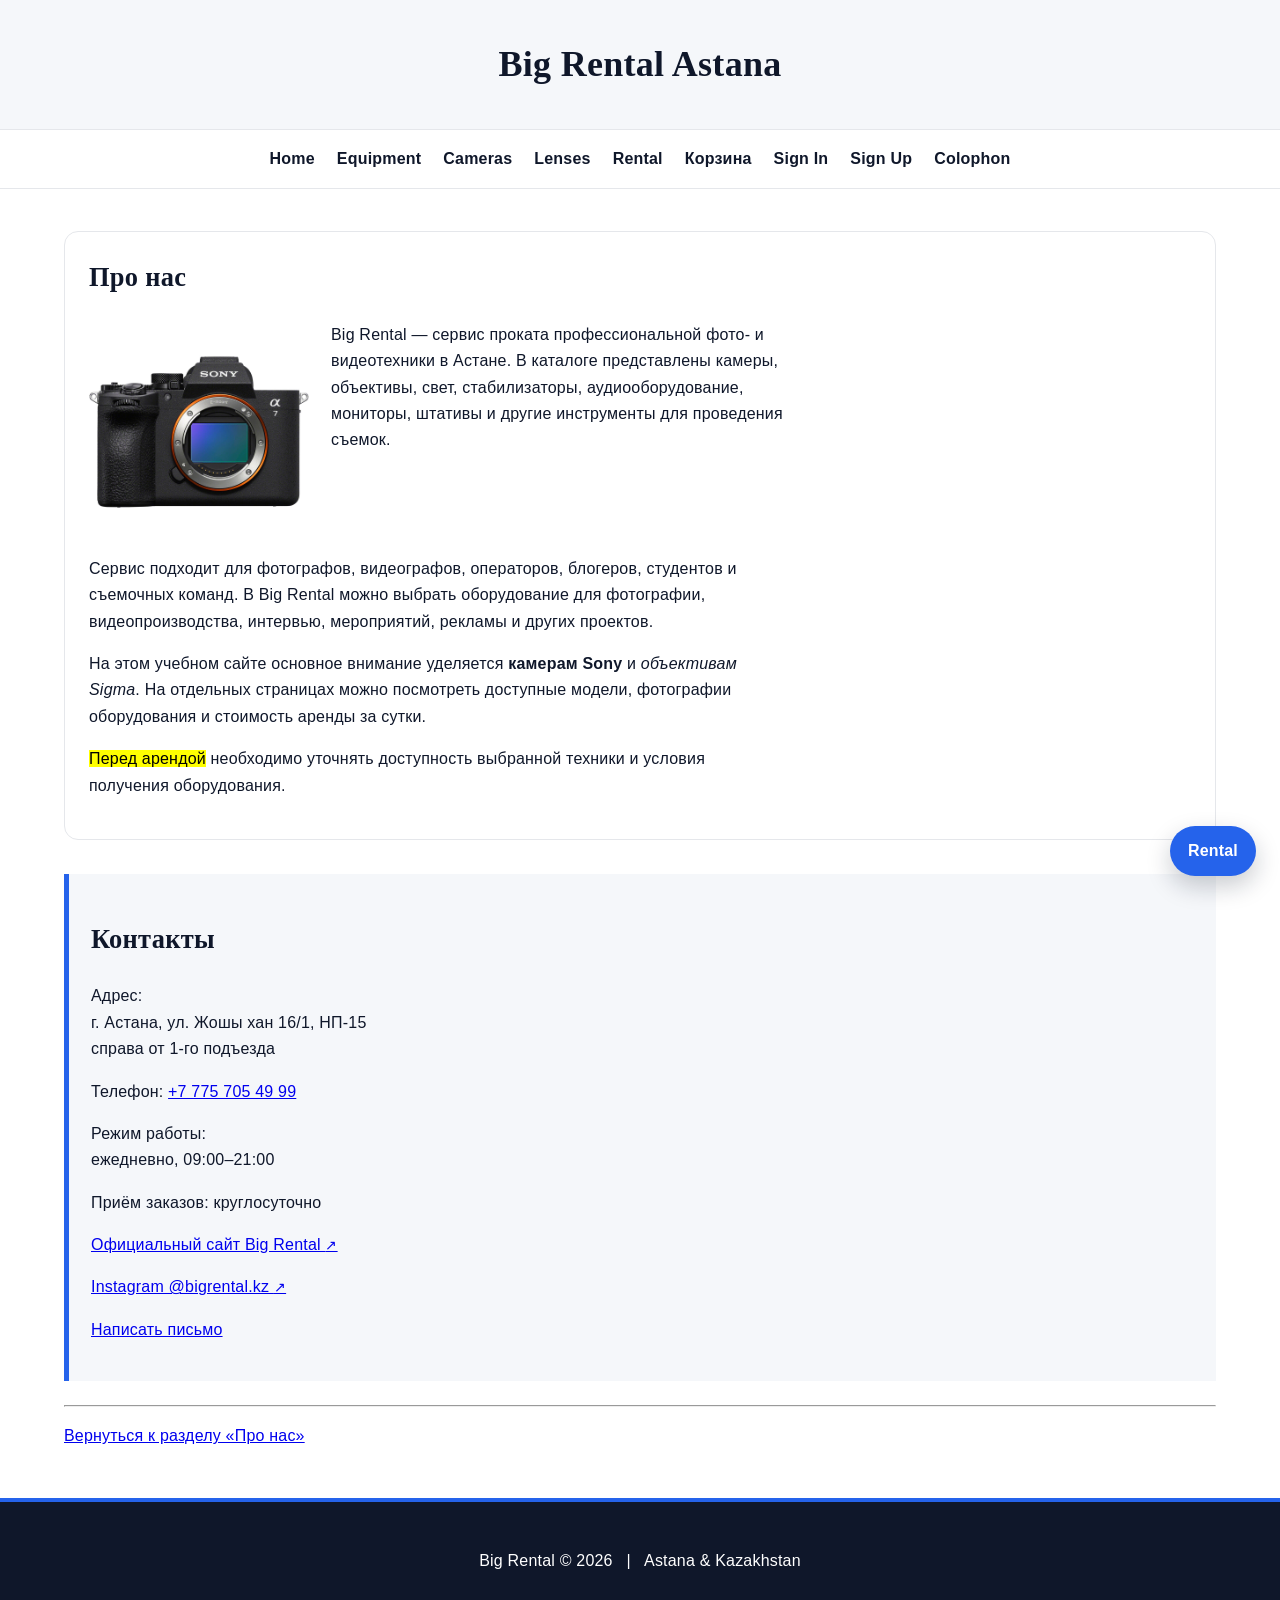
<file: index.html>
<!DOCTYPE html>
<html lang="ru">

<head>
    <meta charset="UTF-8">
    <meta name="viewport" content="width=device-width, initial-scale=1.0">

    <meta name="description"
          content="Big Rental Astana — аренда профессиональной фото- и видеотехники в Астане">

    <meta name="author" content="Arnur Sadyrov SE-2532">

    <title>Big Rental Astana</title>

    <link rel="stylesheet" href="css/base.css">
    <link rel="stylesheet" href="css/arnur.css">

    <!-- Internal style exists only to demonstrate the cascade; the inline style below overrides this rule. -->
    <style>
        .cascade-demo {
            color: #64748b;
        }
    </style>
</head>

<body>

    <!-- Author: Arnur Sadyrov SE-2532 -->

    <header class="page-header">
        <h1>Big Rental Astana</h1>
    </header>

    <nav class="site-nav">
        <ul>
            <li><a href="index.html">Home</a></li>
            <li><a href="equipment.html">Equipment</a></li>
            <li><a href="cameras.html">Cameras</a></li>
            <li><a href="lenses.html">Lenses</a></li>
            <li><a href="rental.html">Rental</a></li>
            <li><a href="cart.html">Корзина</a></li>
            <li><a href="login.html">Sign In</a></li>
            <li><a href="signup.html">Sign Up</a></li>
            <li><a href="colophon.html">Colophon</a></li>
        </ul>
    </nav>

    <main class="page-main">

        <!-- The id "about" is correct here because this is the one unique about section on this page. -->
        <section class="content-section about-section" id="about">

            <!-- Section is used because this content describes one specific topic: the rental company. -->

            <h2>Про нас</h2>

            <p class="about-text">
                <img class="about-float"
                     src="images/a7v.jpg"
                     alt="Sony A7 V camera from the Big Rental catalog"
                     width="250">

                Big Rental — сервис проката профессиональной фото- и видеотехники
                в Астане. В каталоге представлены камеры, объективы, свет,
                стабилизаторы, аудиооборудование, мониторы, штативы и другие
                инструменты для проведения съемок.
            </p>

            <p class="clear-after-float">
                Сервис подходит для фотографов, видеографов, операторов,
                блогеров, студентов и съемочных команд. В Big Rental можно
                выбрать оборудование для фотографии, видеопроизводства,
                интервью, мероприятий, рекламы и других проектов.
            </p>

            <p>
                На этом учебном сайте основное внимание уделяется
                <strong>камерам Sony</strong> и <em>объективам Sigma</em>.
                На отдельных страницах можно посмотреть доступные модели,
                фотографии оборудования и стоимость аренды за сутки.
            </p>

            <p>
                <mark>Перед арендой</mark> необходимо уточнять доступность
                выбранной техники и условия получения оборудования.
            </p>

        </section>


        <aside class="contact-card">

            <!-- Aside is used because contact information supports the main content but is not part of the company description. -->

            <h2>Контакты</h2>

            <p>
                Адрес:<br>
                г. Астана, ул. Жошы хан 16/1, НП-15<br>
                справа от 1-го подъезда
            </p>

            <p>
                Телефон:
                <a href="tel:+77757054999">
                    +7 775 705 49 99
                </a>
            </p>

            <p>
                Режим работы:<br>
                ежедневно, 09:00–21:00
            </p>

            <p>
                Приём заказов: круглосуточно
            </p>

            <p>
                <a href="https://bigrental.kz/"
                   target="_blank"
                   rel="noopener noreferrer">
                    Официальный сайт Big Rental
                </a>
            </p>

            <p>
                <a href="https://www.instagram.com/bigrental.kz/"
                   target="_blank"
                   rel="noopener noreferrer">
                    Instagram @bigrental.kz
                </a>
            </p>

            <p>
                <a href="mailto:?subject=Вопрос%20по%20Big%20Rental%20Astana">
                    Написать письмо
                </a>
            </p>

        </aside>

        <hr>

        <p>
            <a href="#about">
                Вернуться к разделу «Про нас»
            </a>
        </p>

    </main>

    <a class="fixed-rental-link" href="rental.html">
        Rental
    </a>

    <footer class="site-footer">

        <!-- This single inline style demonstrates that inline CSS overrides the internal .cascade-demo color. -->
        <p class="cascade-demo" style="color: #ffffff;">
            Big Rental &copy; 2026
            &nbsp; | &nbsp;
            Astana &amp; Kazakhstan
        </p>

    </footer>

</body>

</html>
</file>
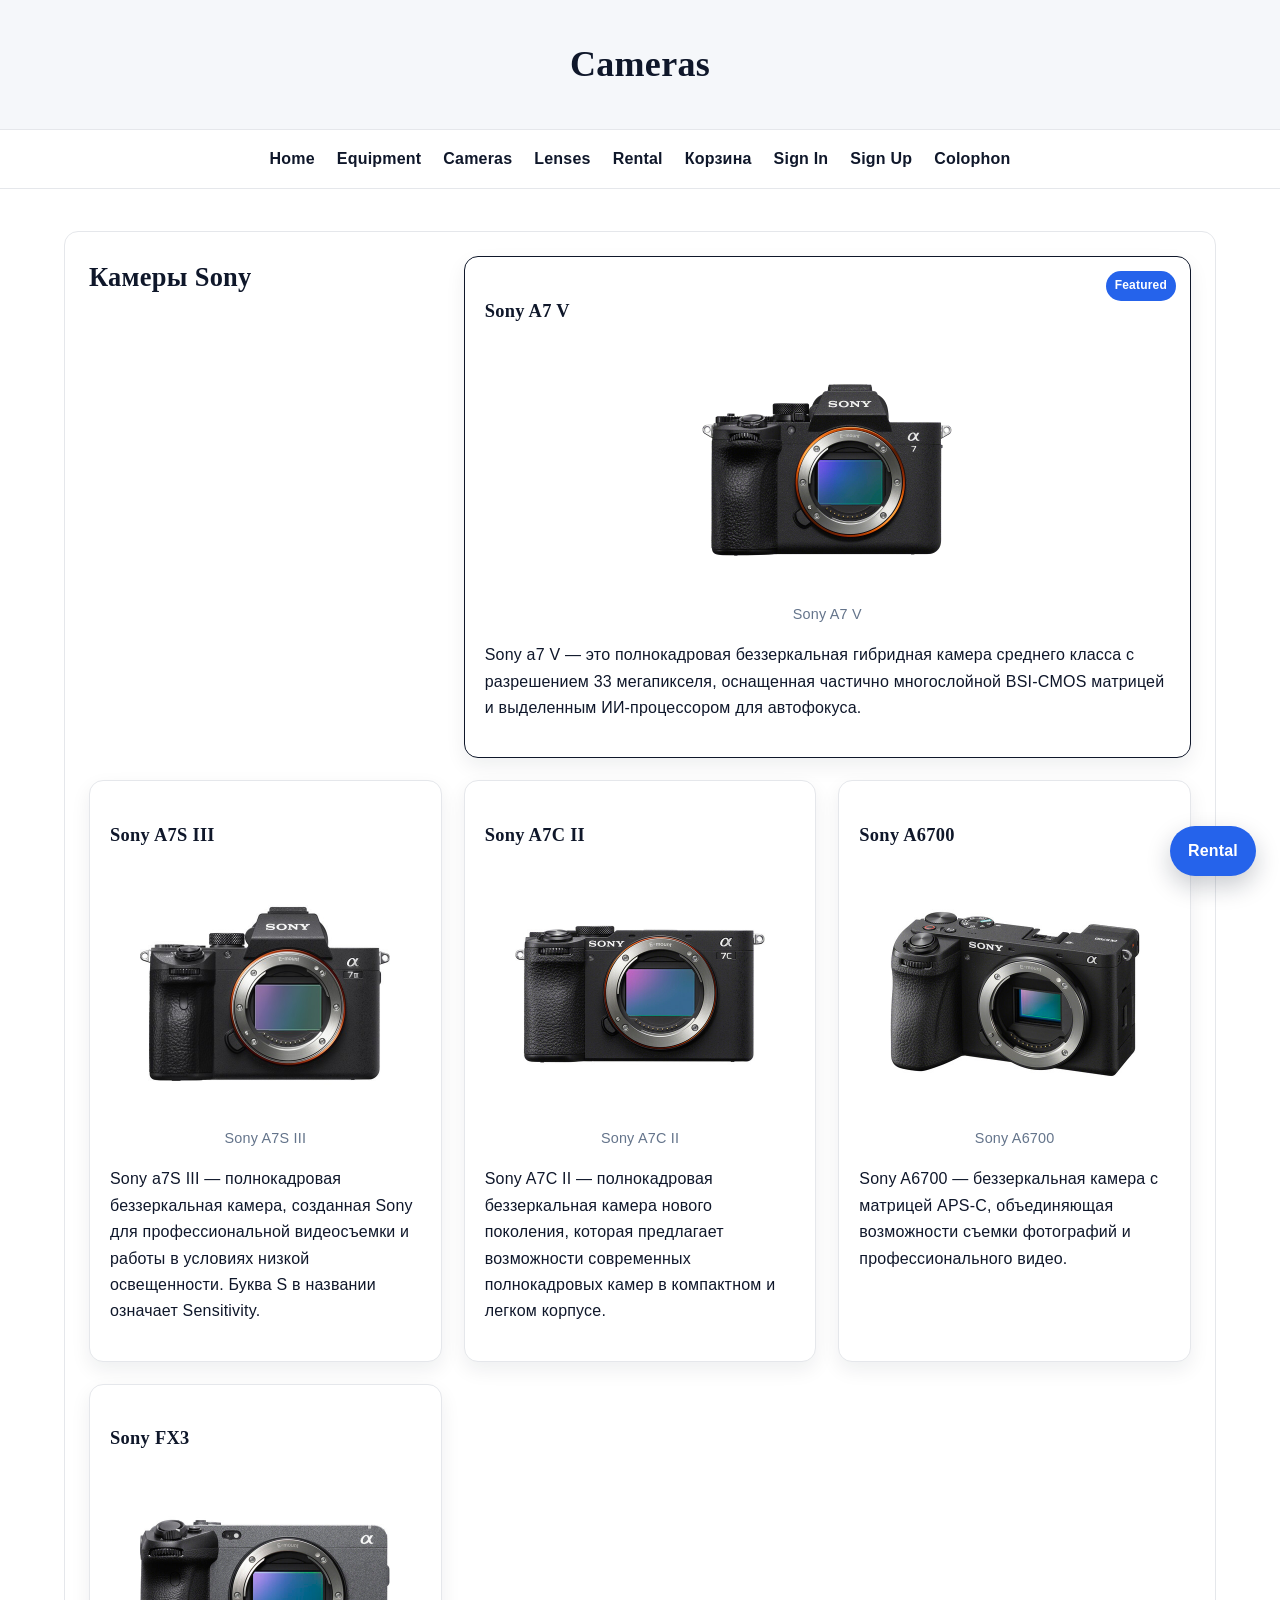
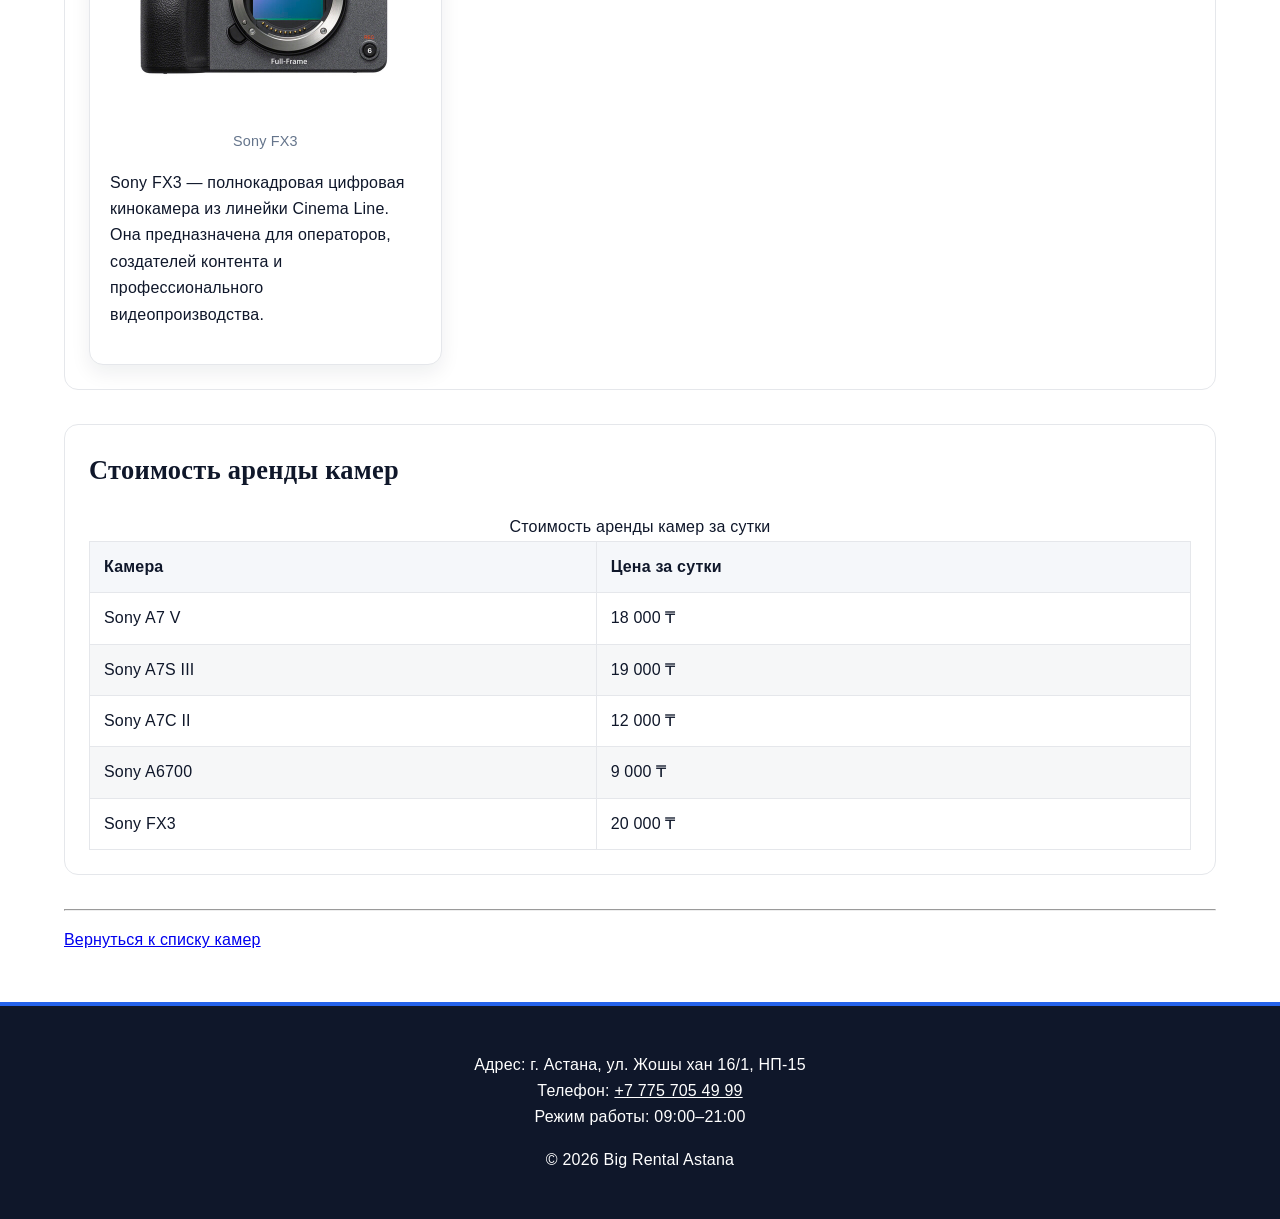
<file: cameras.html>
<!DOCTYPE html>
<html lang="ru">

<head>
    <meta charset="UTF-8">
    <meta name="viewport" content="width=device-width, initial-scale=1.0">

    <meta name="description"
          content="Камеры Sony в Big Rental Astana">

    <meta name="author" content="Arnur Sadyrov SE-2532">

    <title>Cameras | Big Rental Astana</title>

    <link rel="stylesheet" href="css/base.css">
    <link rel="stylesheet" href="css/arnur.css">
</head>

<body>

    <!-- Author: Arnur Sadyrov SE-2532 -->

    <header class="page-header">
        <h1>Cameras</h1>
    </header>

    <nav class="site-nav">
        <ul>
            <li><a href="index.html">Home</a></li>
            <li><a href="equipment.html">Equipment</a></li>
            <li><a href="cameras.html">Cameras</a></li>
            <li><a href="lenses.html">Lenses</a></li>
            <li><a href="rental.html">Rental</a></li>
            <li><a href="cart.html">Корзина</a></li>
            <li><a href="login.html">Sign In</a></li>
            <li><a href="signup.html">Sign Up</a></li>
            <li><a href="colophon.html">Colophon</a></li>
        </ul>
    </nav>

    <main class="page-main">

        <!-- The id "camera-list" is correct because this camera catalog section is unique on the page. -->
        <section class="content-section product-grid" id="camera-list">

            <!-- Each camera uses article because every model is an independent catalog item. -->

            <h2>Камеры Sony</h2>

            <article class="product-card featured-card">

                <span class="card-badge">
                    Featured
                </span>

                <h3>Sony A7 V</h3>

                <figure>

                    <img src="images/a7v.jpg"
                         alt="Sony A7 V"
                         width="250">

                    <figcaption>
                        Sony A7 V
                    </figcaption>

                </figure>

                <p>
                    Sony a7 V — это полнокадровая беззеркальная гибридная
                    камера среднего класса с разрешением 33 мегапикселя,
                    оснащенная частично многослойной BSI-CMOS матрицей
                    и выделенным ИИ-процессором для автофокуса.
                </p>

            </article>


            <article class="product-card">

                <h3>Sony A7S III</h3>

                <figure>

                    <img src="images/a7siii.jpg"
                         alt="Sony A7S III"
                         width="250">

                    <figcaption>
                        Sony A7S III
                    </figcaption>

                </figure>

                <p>
                    Sony a7S III — полнокадровая беззеркальная камера,
                    созданная Sony для профессиональной видеосъемки
                    и работы в условиях низкой освещенности.
                    Буква S в названии означает Sensitivity.
                </p>

            </article>


            <article class="product-card">

                <h3>Sony A7C II</h3>

                <figure>

                    <img src="images/a7cii.jpg"
                         alt="Sony A7C II"
                         width="250">

                    <figcaption>
                        Sony A7C II
                    </figcaption>

                </figure>

                <p>
                    Sony A7C II — полнокадровая беззеркальная камера
                    нового поколения, которая предлагает возможности
                    современных полнокадровых камер в компактном
                    и легком корпусе.
                </p>

            </article>


            <article class="product-card">

                <h3>Sony A6700</h3>

                <figure>

                    <img src="images/a6700.jpg"
                         alt="Sony A6700"
                         width="250">

                    <figcaption>
                        Sony A6700
                    </figcaption>

                </figure>

                <p>
                    Sony A6700 — беззеркальная камера с матрицей
                    APS-C, объединяющая возможности съемки
                    фотографий и профессионального видео.
                </p>

            </article>


            <article class="product-card">

                <h3>Sony FX3</h3>

                <figure>

                    <img src="images/fx3.jpg"
                         alt="Sony FX3"
                         width="250">

                    <figcaption>
                        Sony FX3
                    </figcaption>

                </figure>

                <p>
                    Sony FX3 — полнокадровая цифровая кинокамера
                    из линейки Cinema Line. Она предназначена
                    для операторов, создателей контента
                    и профессионального видеопроизводства.
                </p>

            </article>

        </section>


        <section class="content-section price-section">

            <!-- A table is used because rental prices are structured real data that are easier to compare in rows and columns. -->

            <h2>Стоимость аренды камер</h2>

            <table class="price-table">

                <caption>
                    Стоимость аренды камер за сутки
                </caption>

                <thead>

                    <tr>
                        <th scope="col">Камера</th>
                        <th scope="col">Цена за сутки</th>
                    </tr>

                </thead>

                <tbody>

                    <tr>
                        <td>Sony A7 V</td>
                        <td>18 000 ₸</td>
                    </tr>

                    <tr>
                        <td>Sony A7S III</td>
                        <td>19 000 ₸</td>
                    </tr>

                    <tr>
                        <td>Sony A7C II</td>
                        <td>12 000 ₸</td>
                    </tr>

                    <tr>
                        <td>Sony A6700</td>
                        <td>9 000 ₸</td>
                    </tr>

                    <tr>
                        <td>Sony FX3</td>
                        <td>20 000 ₸</td>
                    </tr>

                </tbody>

            </table>

        </section>

        <hr>

        <p>
            <a href="#camera-list">
                Вернуться к списку камер
            </a>
        </p>

    </main>

    <a class="fixed-rental-link" href="rental.html">
        Rental
    </a>

    <footer class="site-footer">

        <p>
            Адрес: г. Астана, ул. Жошы хан 16/1, НП-15<br>

            Телефон:
            <a href="tel:+77757054999">
                +7 775 705 49 99
            </a><br>

            Режим работы: 09:00–21:00
        </p>

        <p>&copy; 2026 Big Rental Astana</p>

    </footer>

</body>

</html>
</file>
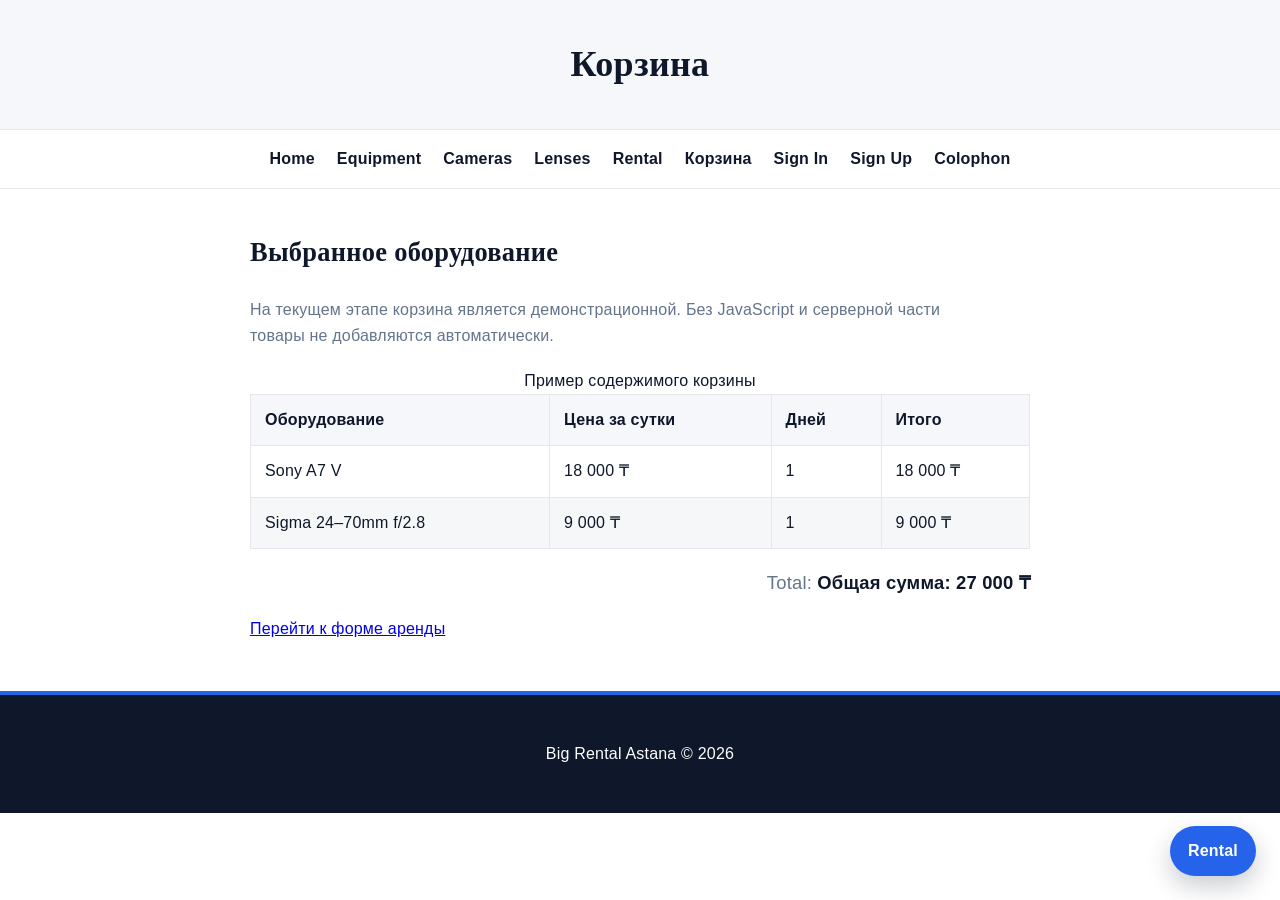
<file: cart.html>
<!DOCTYPE html>
<html lang="ru">

<head>
    <meta charset="UTF-8">
    <meta name="viewport" content="width=device-width, initial-scale=1.0">

    <meta name="description"
          content="Корзина аренды Big Rental Astana">

    <meta name="author" content="Arnur Sadyrov SE-2532">

    <title>Корзина | Big Rental Astana</title>

    <link rel="stylesheet" href="css/base.css">
    <link rel="stylesheet" href="css/arnur.css">
</head>

<body>

    <!-- Author: Arnur Sadyrov SE-2532 -->

    <header class="page-header">
        <h1>Корзина</h1>
    </header>

    <nav class="site-nav">
        <ul>
            <li><a href="index.html">Home</a></li>
            <li><a href="equipment.html">Equipment</a></li>
            <li><a href="cameras.html">Cameras</a></li>
            <li><a href="lenses.html">Lenses</a></li>
            <li><a href="rental.html">Rental</a></li>
            <li><a href="cart.html">Корзина</a></li>
            <li><a href="login.html">Sign In</a></li>
            <li><a href="signup.html">Sign Up</a></li>
            <li><a href="colophon.html">Colophon</a></li>
        </ul>
    </nav>

    <main class="page-main">

        <section class="cart-section" id="rental-cart">

            <!-- This id is unique because the page has one main rental cart. -->

            <h2>Выбранное оборудование</h2>

            <p class="cart-note">
                На текущем этапе корзина является демонстрационной.
                Без JavaScript и серверной части товары не добавляются автоматически.
            </p>

            <table class="cart-table">

                <caption>
                    Пример содержимого корзины
                </caption>

                <thead>
                    <tr>
                        <th scope="col">Оборудование</th>
                        <th scope="col">Цена за сутки</th>
                        <th scope="col">Дней</th>
                        <th scope="col">Итого</th>
                    </tr>
                </thead>

                <tbody>

                    <tr>
                        <td>Sony A7 V</td>
                        <td>18 000 ₸</td>
                        <td>1</td>
                        <td>18 000 ₸</td>
                    </tr>

                    <tr>
                        <td>Sigma 24–70mm f/2.8</td>
                        <td>9 000 ₸</td>
                        <td>1</td>
                        <td>9 000 ₸</td>
                    </tr>

                </tbody>

            </table>

            <p class="cart-total">
                <strong>
                    Общая сумма: 27 000 ₸
                </strong>
            </p>

            <p>
                <a href="rental.html">
                    Перейти к форме аренды
                </a>
            </p>

        </section>

    </main>

    <a class="fixed-rental-link" href="rental.html">
        Rental
    </a>

    <footer class="site-footer">

        <p>
            Big Rental Astana &copy; 2026
        </p>

    </footer>

</body>

</html>
</file>
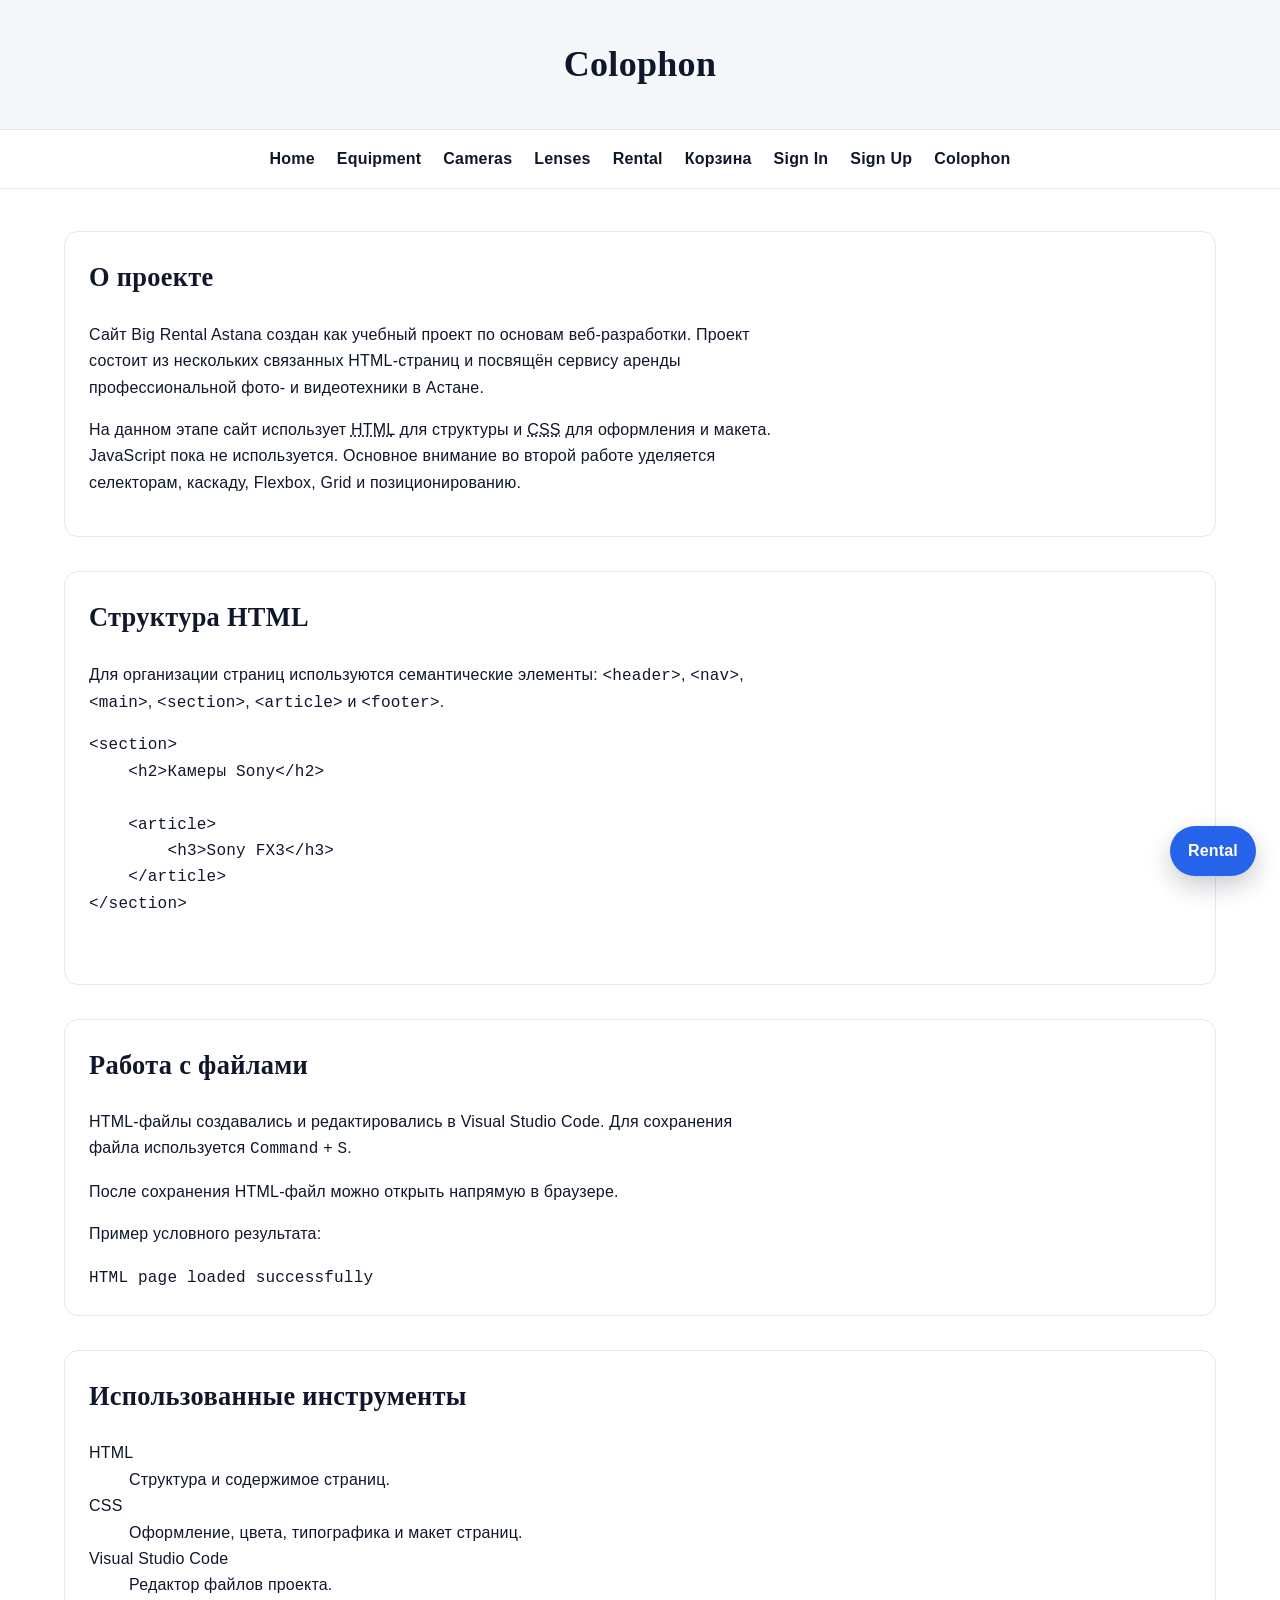
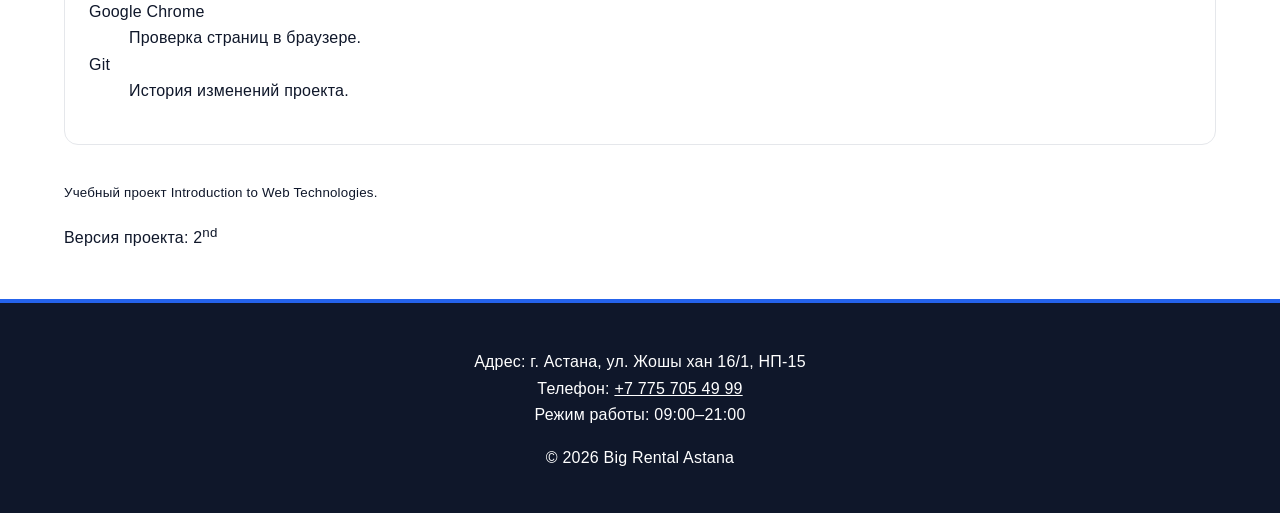
<file: colophon.html>
<!DOCTYPE html>
<html lang="ru">

<head>
    <meta charset="UTF-8">
    <meta name="viewport" content="width=device-width, initial-scale=1.0">

    <meta name="description"
          content="Информация о создании сайта Big Rental Astana">

    <meta name="author" content="Arnur Sadyrov SE-2532">

    <title>Colophon | Big Rental Astana</title>

    <link rel="stylesheet" href="css/base.css">
    <link rel="stylesheet" href="css/arnur.css">
</head>

<body>

    <!-- Author: Arnur Sadyrov SE-2532 -->

    <header class="page-header">
        <h1>Colophon</h1>
    </header>

    <nav class="site-nav">
        <ul>
            <li><a href="index.html">Home</a></li>
            <li><a href="equipment.html">Equipment</a></li>
            <li><a href="cameras.html">Cameras</a></li>
            <li><a href="lenses.html">Lenses</a></li>
            <li><a href="rental.html">Rental</a></li>
            <li><a href="cart.html">Корзина</a></li>
            <li><a href="login.html">Sign In</a></li>
            <li><a href="signup.html">Sign Up</a></li>
            <li><a href="colophon.html">Colophon</a></li>
        </ul>
    </nav>

    <main class="page-main">

        <section class="content-section">

            <!-- This section explains the project itself rather than the rental company. -->

            <h2>О проекте</h2>

            <p>
                Сайт Big Rental Astana создан как учебный проект
                по основам веб-разработки. Проект состоит из
                нескольких связанных HTML-страниц и посвящён
                сервису аренды профессиональной фото-
                и видеотехники в Астане.
            </p>

            <p>
                На данном этапе сайт использует
                <abbr title="HyperText Markup Language">HTML</abbr>
                для структуры и
                <abbr title="Cascading Style Sheets">CSS</abbr>
                для оформления и макета.
                JavaScript пока не используется.
                Основное внимание во второй работе уделяется селекторам,
                каскаду, Flexbox, Grid и позиционированию.
            </p>

        </section>


        <section class="content-section">

            <!-- This section demonstrates the semantic HTML structure used in the project. -->

            <h2>Структура HTML</h2>

            <p>
                Для организации страниц используются семантические
                элементы:
                <code>&lt;header&gt;</code>,
                <code>&lt;nav&gt;</code>,
                <code>&lt;main&gt;</code>,
                <code>&lt;section&gt;</code>,
                <code>&lt;article&gt;</code>
                и <code>&lt;footer&gt;</code>.
            </p>

            <pre>
&lt;section&gt;
    &lt;h2&gt;Камеры Sony&lt;/h2&gt;

    &lt;article&gt;
        &lt;h3&gt;Sony FX3&lt;/h3&gt;
    &lt;/article&gt;
&lt;/section&gt;
            </pre>

        </section>


        <section class="content-section">

            <h2>Работа с файлами</h2>

            <p>
                HTML-файлы создавались и редактировались
                в Visual Studio Code.
                Для сохранения файла используется
                <kbd>Command</kbd> + <kbd>S</kbd>.
            </p>

            <p>
                После сохранения HTML-файл можно открыть
                напрямую в браузере.
            </p>

            <p>
                Пример условного результата:
            </p>

            <samp>HTML page loaded successfully</samp>

        </section>


        <section class="content-section">

            <h2>Использованные инструменты</h2>

            <dl>

                <dt>HTML</dt>
                <dd>
                    Структура и содержимое страниц.
                </dd>

                <dt>CSS</dt>
                <dd>
                    Оформление, цвета, типографика и макет страниц.
                </dd>

                <dt>Visual Studio Code</dt>
                <dd>
                    Редактор файлов проекта.
                </dd>

                <dt>Google Chrome</dt>
                <dd>
                    Проверка страниц в браузере.
                </dd>

                <dt>Git</dt>
                <dd>
                    История изменений проекта.
                </dd>

            </dl>

        </section>


        <!-- Div is used only as a generic technical container because no semantic element fits this small note better. -->

        <div>

            <p>
                <small>
                    Учебный проект Introduction to Web Technologies.
                </small>
            </p>

        </div>


        <p>
            Версия проекта: 2<sup>nd</sup>
        </p>

    </main>


    <a class="fixed-rental-link" href="rental.html">
        Rental
    </a>

    <footer class="site-footer">

        <p>
            Адрес: г. Астана, ул. Жошы хан 16/1, НП-15<br>

            Телефон:
            <a href="tel:+77757054999">
                +7 775 705 49 99
            </a><br>

            Режим работы: 09:00–21:00
        </p>

        <p>&copy; 2026 Big Rental Astana</p>

    </footer>

</body>

</html>
</file>
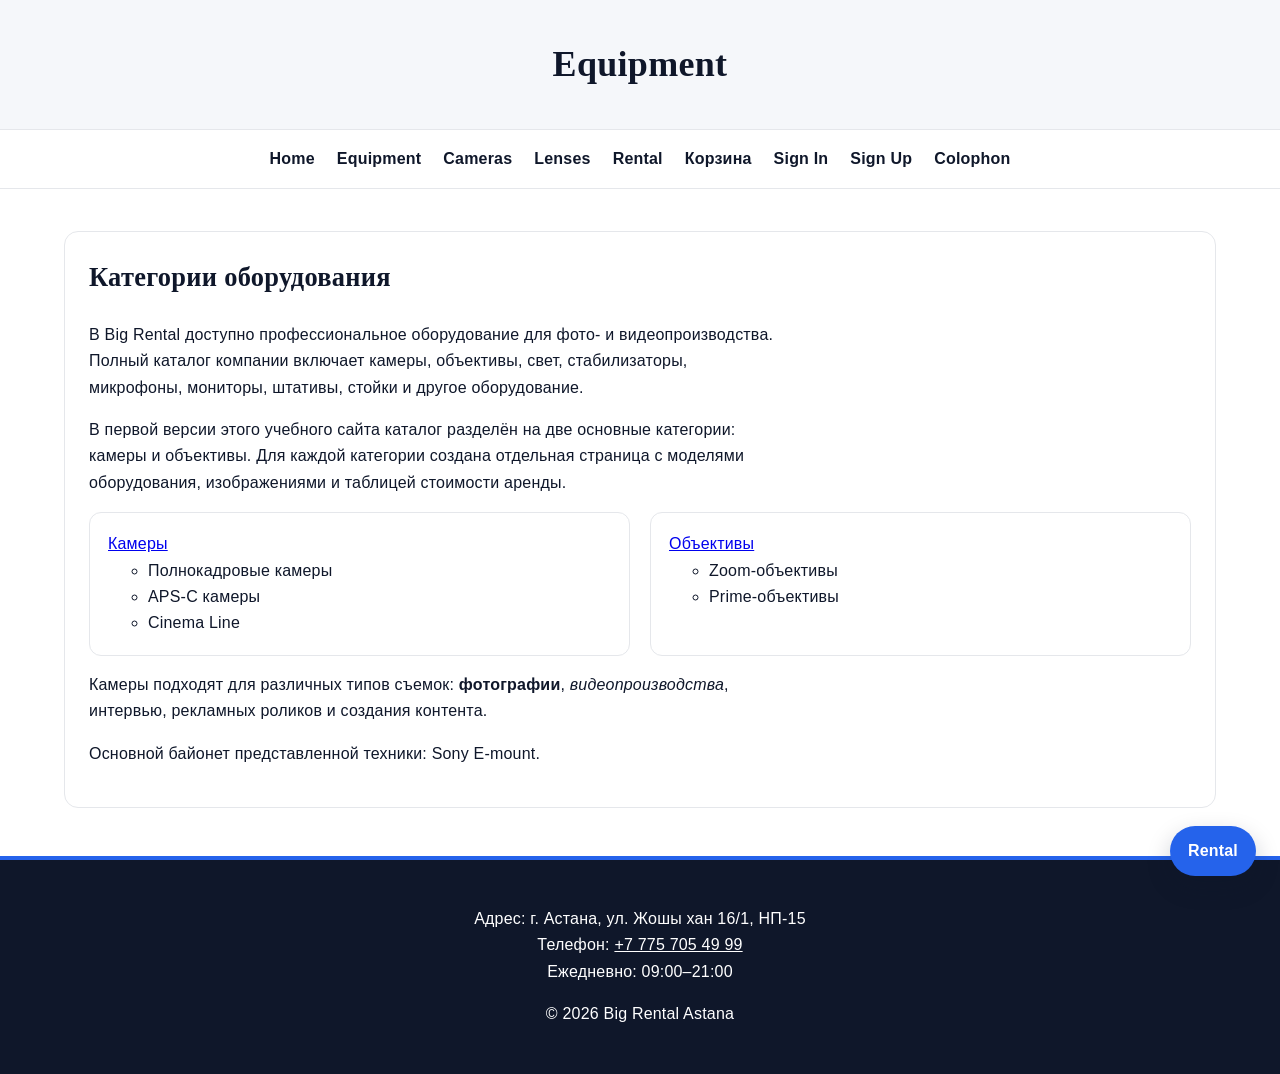
<file: equipment.html>
<!DOCTYPE html>
<html lang="ru">

<head>
    <meta charset="UTF-8">
    <meta name="viewport" content="width=device-width, initial-scale=1.0">

    <meta name="description"
          content="Категории оборудования Big Rental Astana">

    <meta name="author" content="Arnur Sadyrov SE-2532">

    <title>Equipment | Big Rental Astana</title>

    <link rel="stylesheet" href="css/base.css">
    <link rel="stylesheet" href="css/arnur.css">
</head>

<body>

    <!-- Author: Arnur Sadyrov SE-2532 -->

    <header class="page-header">
        <h1>Equipment</h1>
    </header>

    <nav class="site-nav">
        <ul>
            <li><a href="index.html">Home</a></li>
            <li><a href="equipment.html">Equipment</a></li>
            <li><a href="cameras.html">Cameras</a></li>
            <li><a href="lenses.html">Lenses</a></li>
            <li><a href="rental.html">Rental</a></li>
            <li><a href="cart.html">Корзина</a></li>
            <li><a href="login.html">Sign In</a></li>
            <li><a href="signup.html">Sign Up</a></li>
            <li><a href="colophon.html">Colophon</a></li>
        </ul>
    </nav>

    <main class="page-main">

        <section class="content-section">

            <!-- This section groups the equipment categories available on this version of the website. -->

            <h2>Категории оборудования</h2>

            <p>
                В Big Rental доступно профессиональное оборудование для
                фото- и видеопроизводства. Полный каталог компании включает
                камеры, объективы, свет, стабилизаторы, микрофоны,
                мониторы, штативы, стойки и другое оборудование.
            </p>

            <p>
                В первой версии этого учебного сайта каталог разделён
                на две основные категории: камеры и объективы.
                Для каждой категории создана отдельная страница
                с моделями оборудования, изображениями и таблицей
                стоимости аренды.
            </p>

            <ul class="equipment-categories">

                <li>
                    <a href="cameras.html">Камеры</a>

                    <ul>
                        <li>Полнокадровые камеры</li>
                        <li>APS-C камеры</li>
                        <li>Cinema Line</li>
                    </ul>
                </li>

                <li>
                    <a href="lenses.html">Объективы</a>

                    <ul>
                        <li>Zoom-объективы</li>
                        <li>Prime-объективы</li>
                    </ul>
                </li>

            </ul>

            <p>
                Камеры подходят для различных типов съемок:
                <b>фотографии</b>, <i>видеопроизводства</i>,
                интервью, рекламных роликов и создания контента.
            </p>

            <!-- Span is used because only this short inline phrase needs grouping and no semantic element fits better. -->

            <p>
                Основной байонет представленной техники:
                <span>Sony E-mount</span>.
            </p>

        </section>

    </main>

    <a class="fixed-rental-link" href="rental.html">
        Rental
    </a>

    <footer class="site-footer">

        <p>
            Адрес: г. Астана, ул. Жошы хан 16/1, НП-15<br>

            Телефон:
            <a href="tel:+77757054999">
                +7 775 705 49 99
            </a><br>

            Ежедневно: 09:00–21:00
        </p>

        <p>&copy; 2026 Big Rental Astana</p>

    </footer>

</body>

</html>
</file>
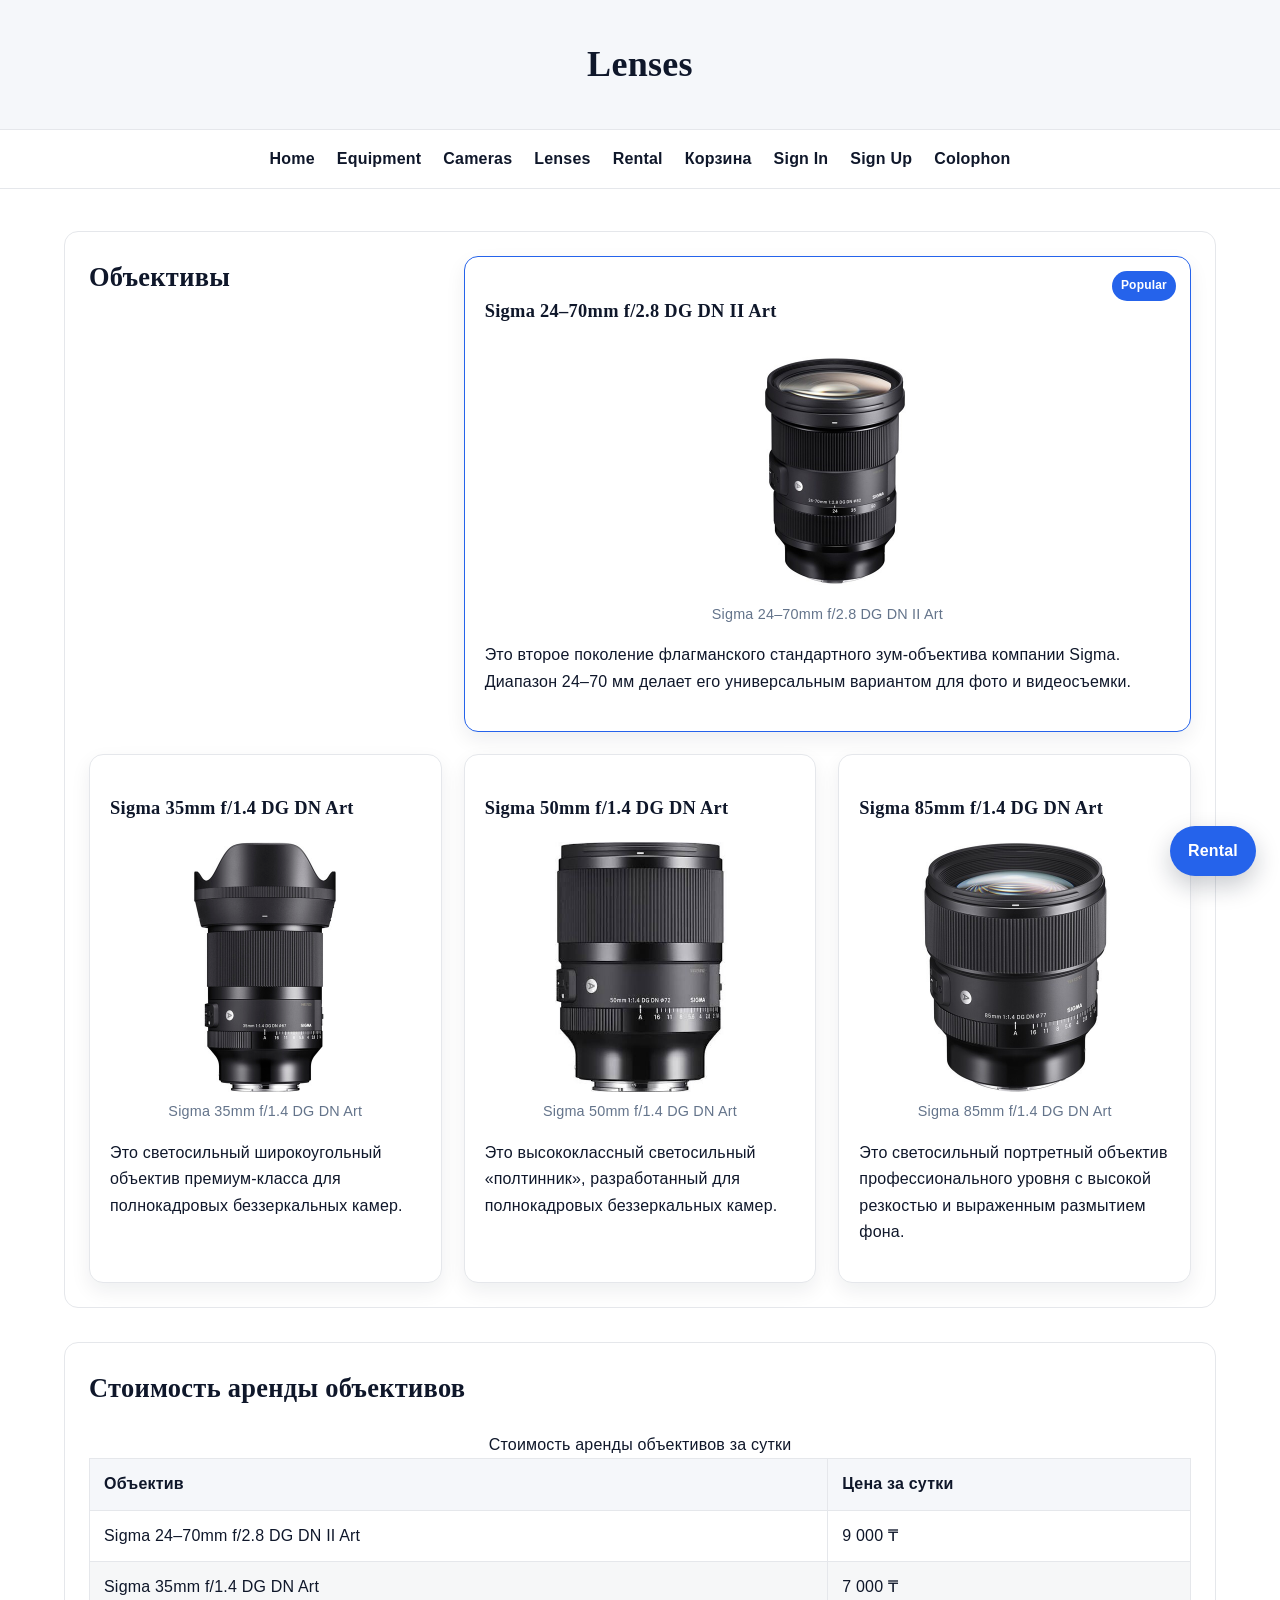
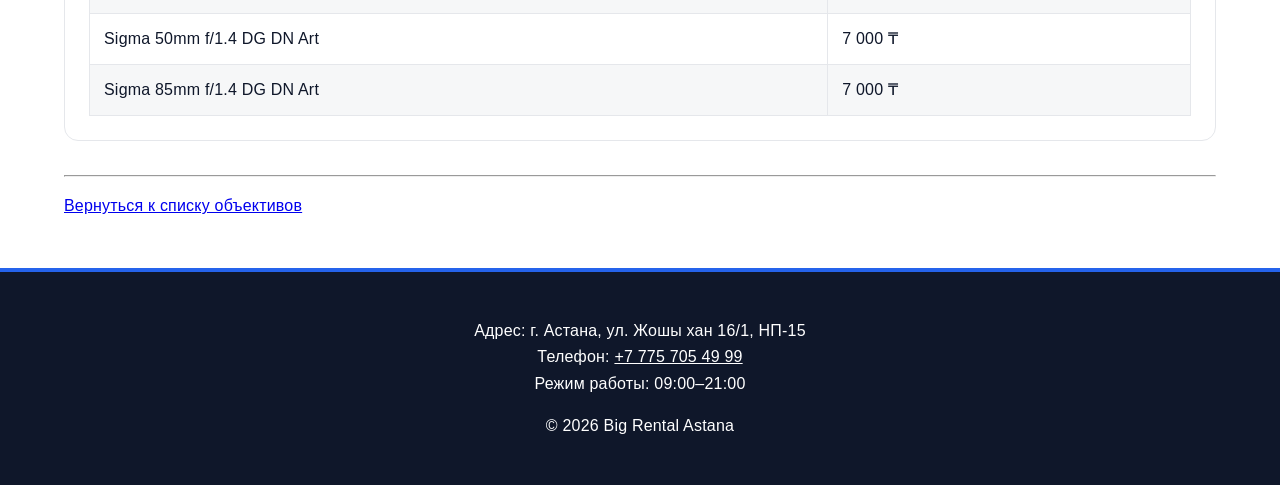
<file: lenses.html>
<!DOCTYPE html>
<html lang="ru">

<head>
    <meta charset="UTF-8">
    <meta name="viewport" content="width=device-width, initial-scale=1.0">

    <meta name="description"
          content="Объективы Big Rental Astana">

    <meta name="author" content="Arnur Sadyrov SE-2532">

    <title>Lenses | Big Rental Astana</title>

    <link rel="stylesheet" href="css/base.css">
    <link rel="stylesheet" href="css/arnur.css">
</head>

<body>

    <!-- Author: Arnur Sadyrov SE-2532 -->

    <header class="page-header">
        <h1>Lenses</h1>
    </header>

    <nav class="site-nav">
        <ul>
            <li><a href="index.html">Home</a></li>
            <li><a href="equipment.html">Equipment</a></li>
            <li><a href="cameras.html">Cameras</a></li>
            <li><a href="lenses.html">Lenses</a></li>
            <li><a href="rental.html">Rental</a></li>
            <li><a href="cart.html">Корзина</a></li>
            <li><a href="login.html">Sign In</a></li>
            <li><a href="signup.html">Sign Up</a></li>
            <li><a href="colophon.html">Colophon</a></li>
        </ul>
    </nav>

    <main class="page-main">

        <!-- The id "lens-list" is correct because this lens catalog section is unique on the page. -->
        <section class="content-section product-grid" id="lens-list">

            <!-- Articles are used because every lens is an independent catalog item. -->

            <h2>Объективы</h2>

            <article class="product-card featured-card">

                <span class="card-badge">
                    Popular
                </span>

                <h3>Sigma 24–70mm f/2.8 DG DN II Art</h3>

                <figure>

                    <img src="images/24-70.jpg"
                         alt="Sigma 24-70mm f/2.8 DG DN II Art"
                         width="250">

                    <figcaption>
                        Sigma 24–70mm f/2.8 DG DN II Art
                    </figcaption>

                </figure>

                <p>
                    Это второе поколение флагманского стандартного
                    зум-объектива компании Sigma. Диапазон
                    24–70 мм делает его универсальным вариантом
                    для фото и видеосъемки.
                </p>

            </article>


            <article class="product-card">

                <h3>Sigma 35mm f/1.4 DG DN Art</h3>

                <figure>

                    <img src="images/35mm.jpg"
                         alt="Sigma 35mm f/1.4 DG DN Art"
                         width="250">

                    <figcaption>
                        Sigma 35mm f/1.4 DG DN Art
                    </figcaption>

                </figure>

                <p>
                    Это светосильный широкоугольный объектив
                    премиум-класса для полнокадровых
                    беззеркальных камер.
                </p>

            </article>


            <article class="product-card">

                <h3>Sigma 50mm f/1.4 DG DN Art</h3>

                <figure>

                    <img src="images/50mm.jpeg"
                         alt="Sigma 50mm f/1.4 DG DN Art"
                         width="250">

                    <figcaption>
                        Sigma 50mm f/1.4 DG DN Art
                    </figcaption>

                </figure>

                <p>
                    Это высококлассный светосильный
                    «полтинник», разработанный для
                    полнокадровых беззеркальных камер.
                </p>

            </article>


            <article class="product-card">

                <h3>Sigma 85mm f/1.4 DG DN Art</h3>

                <figure>

                    <img src="images/85mm.jpg"
                         alt="Sigma 85mm f/1.4 DG DN Art"
                         width="250">

                    <figcaption>
                        Sigma 85mm f/1.4 DG DN Art
                    </figcaption>

                </figure>

                <p>
                    Это светосильный портретный объектив
                    профессионального уровня с высокой
                    резкостью и выраженным размытием фона.
                </p>

            </article>

        </section>


        <section class="content-section price-section">

            <!-- Table is used so users can easily compare rental prices. -->

            <h2>Стоимость аренды объективов</h2>

            <table class="price-table">

                <caption>
                    Стоимость аренды объективов за сутки
                </caption>

                <thead>

                    <tr>
                        <th scope="col">Объектив</th>
                        <th scope="col">Цена за сутки</th>
                    </tr>

                </thead>

                <tbody>

                    <tr>
                        <td>Sigma 24–70mm f/2.8 DG DN II Art</td>
                        <td>9 000 ₸</td>
                    </tr>

                    <tr>
                        <td>Sigma 35mm f/1.4 DG DN Art</td>
                        <td>7 000 ₸</td>
                    </tr>

                    <tr>
                        <td>Sigma 50mm f/1.4 DG DN Art</td>
                        <td>7 000 ₸</td>
                    </tr>

                    <tr>
                        <td>Sigma 85mm f/1.4 DG DN Art</td>
                        <td>7 000 ₸</td>
                    </tr>

                </tbody>

            </table>

        </section>

        <hr>

        <p>
            <a href="#lens-list">
                Вернуться к списку объективов
            </a>
        </p>

    </main>

    <a class="fixed-rental-link" href="rental.html">
        Rental
    </a>

    <footer class="site-footer">

        <p>
            Адрес: г. Астана, ул. Жошы хан 16/1, НП-15<br>

            Телефон:
            <a href="tel:+77757054999">
                +7 775 705 49 99
            </a><br>

            Режим работы: 09:00–21:00
        </p>

        <p>&copy; 2026 Big Rental Astana</p>

    </footer>

</body>

</html>
</file>
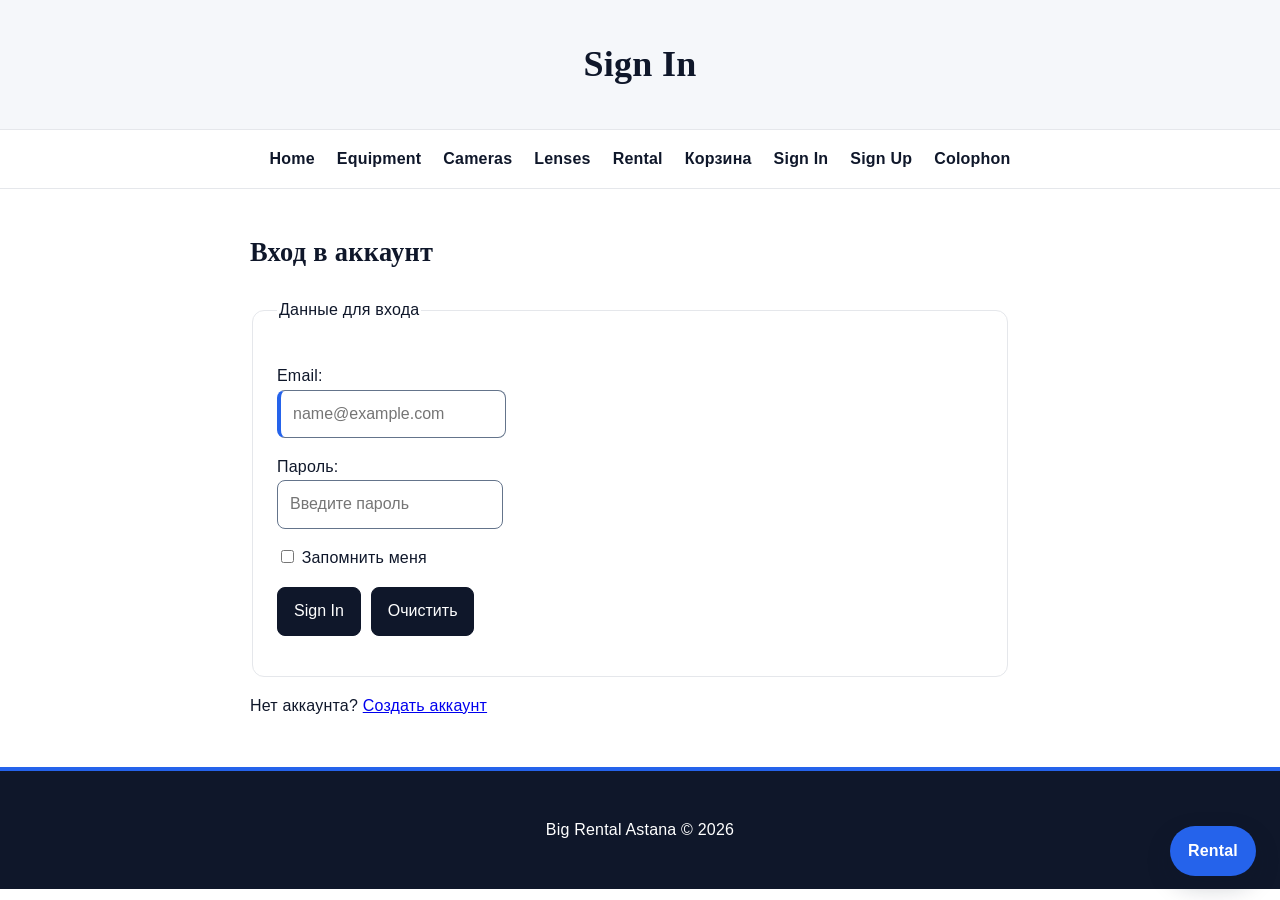
<file: login.html>
<!DOCTYPE html>
<html lang="ru">

<head>
    <meta charset="UTF-8">
    <meta name="viewport" content="width=device-width, initial-scale=1.0">

    <meta name="description"
          content="Вход в аккаунт Big Rental Astana">

    <meta name="author" content="Arnur Sadyrov SE-2532">

    <title>Sign In | Big Rental Astana</title>

    <link rel="stylesheet" href="css/base.css">
    <link rel="stylesheet" href="css/arnur.css">
</head>

<body>

    <!-- Author: Arnur Sadyrov SE-2532 -->

    <header class="page-header">
        <h1>Sign In</h1>
    </header>

    <nav class="site-nav">
        <ul>
            <li><a href="index.html">Home</a></li>
            <li><a href="equipment.html">Equipment</a></li>
            <li><a href="cameras.html">Cameras</a></li>
            <li><a href="lenses.html">Lenses</a></li>
            <li><a href="rental.html">Rental</a></li>
            <li><a href="cart.html">Корзина</a></li>
            <li><a href="login.html">Sign In</a></li>
            <li><a href="signup.html">Sign Up</a></li>
            <li><a href="colophon.html">Colophon</a></li>
        </ul>
    </nav>

    <main class="page-main">

        <section class="auth-section" id="login-form">

            <!-- This id is unique because there is only one login section on this page. -->

            <h2>Вход в аккаунт</h2>

            <form method="post"
                  action="#"
                  class="auth-form">

                <!-- No real login happens yet because there is no backend/server. -->

                <fieldset class="auth-fieldset">

                    <legend>
                        Данные для входа
                    </legend>

                    <p>
                        <label for="login-email">
                            Email:
                        </label><br>

                        <input
                            type="email"
                            id="login-email"
                            name="email"
                            placeholder="name@example.com"
                            required
                        >
                    </p>

                    <p>
                        <label for="login-password">
                            Пароль:
                        </label><br>

                        <input
                            type="password"
                            id="login-password"
                            name="password"
                            placeholder="Введите пароль"
                            required
                        >
                    </p>

                    <p>
                        <label>
                            <input
                                type="checkbox"
                                name="remember"
                            >
                            Запомнить меня
                        </label>
                    </p>

                    <p class="action-row">

                        <button type="submit">
                            Sign In
                        </button>

                        <button type="reset">
                            Очистить
                        </button>

                    </p>

                </fieldset>

            </form>

            <p>
                Нет аккаунта?
                <a href="signup.html">
                    Создать аккаунт
                </a>
            </p>

        </section>

    </main>

    <a class="fixed-rental-link" href="rental.html">
        Rental
    </a>

    <footer class="site-footer">

        <p>
            Big Rental Astana &copy; 2026
        </p>

    </footer>

</body>

</html>
</file>
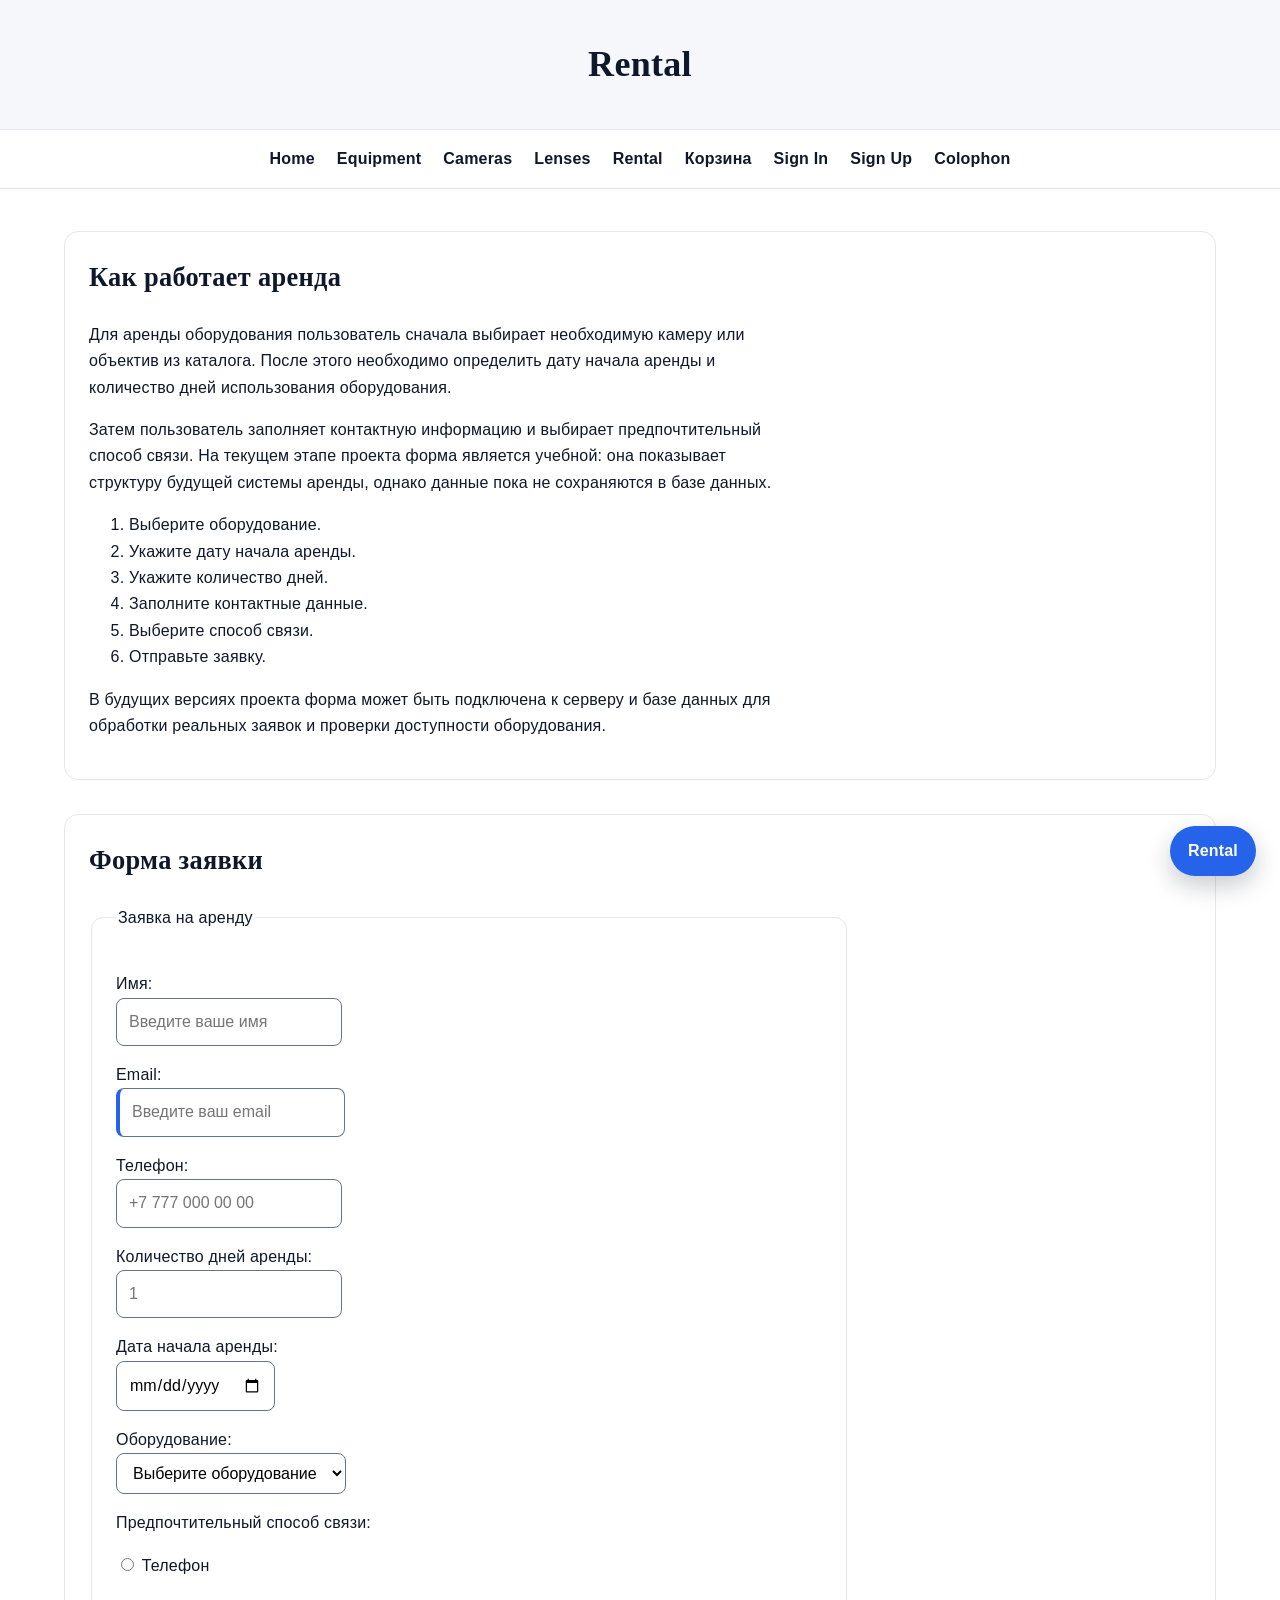
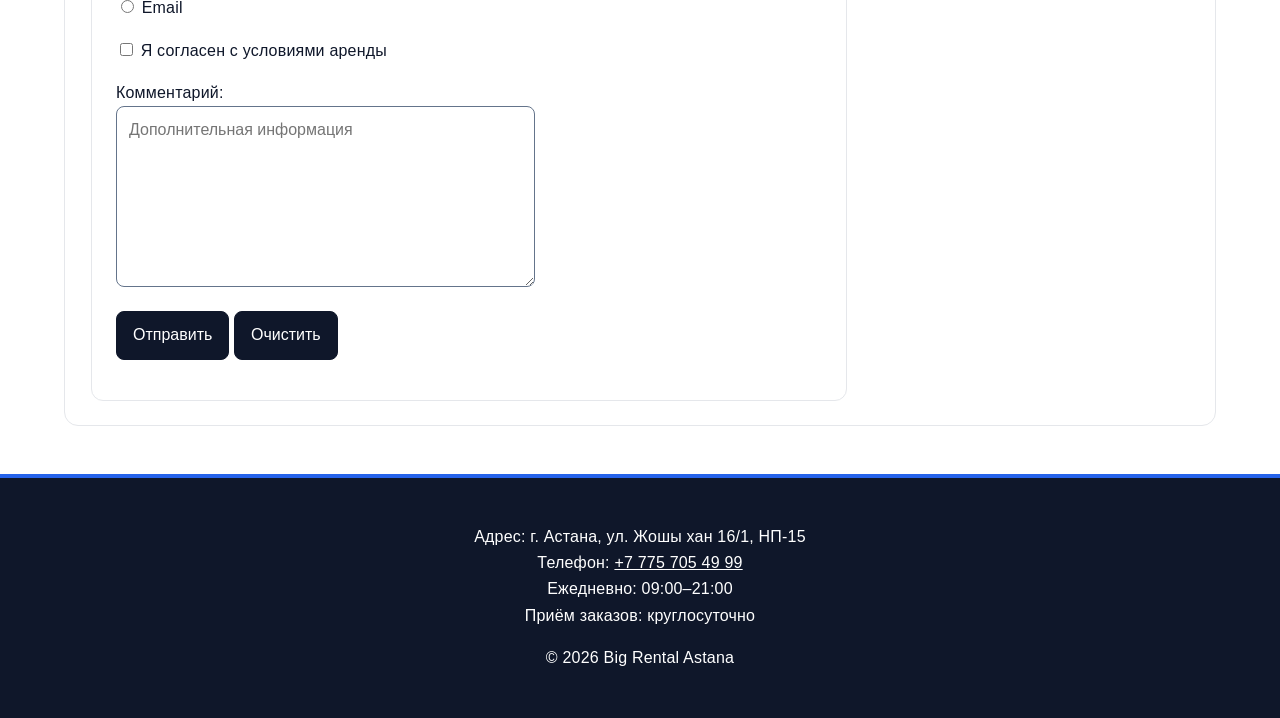
<file: rental.html>
<!DOCTYPE html>
<html lang="ru">

<head>
    <meta charset="UTF-8">
    <meta name="viewport" content="width=device-width, initial-scale=1.0">

    <meta name="description"
          content="Аренда оборудования Big Rental Astana">

    <meta name="author" content="Arnur Sadyrov SE-2532">

    <title>Rental | Big Rental Astana</title>

    <link rel="stylesheet" href="css/base.css">
    <link rel="stylesheet" href="css/arnur.css">
</head>

<body>

    <!-- Author: Arnur Sadyrov SE-2532 -->

    <header class="page-header">
        <h1>Rental</h1>
    </header>

    <nav class="site-nav">
        <ul>
            <li><a href="index.html">Home</a></li>
            <li><a href="equipment.html">Equipment</a></li>
            <li><a href="cameras.html">Cameras</a></li>
            <li><a href="lenses.html">Lenses</a></li>
            <li><a href="rental.html">Rental</a></li>
            <li><a href="cart.html">Корзина</a></li>
            <li><a href="login.html">Sign In</a></li>
            <li><a href="signup.html">Sign Up</a></li>
            <li><a href="colophon.html">Colophon</a></li>
        </ul>
    </nav>

    <main class="page-main">

        <section class="content-section">

            <!-- Section is separate because it explains the rental process before the user reaches the form. -->

            <h2>Как работает аренда</h2>

            <p>
                Для аренды оборудования пользователь сначала выбирает
                необходимую камеру или объектив из каталога.
                После этого необходимо определить дату начала аренды
                и количество дней использования оборудования.
            </p>

            <p>
                Затем пользователь заполняет контактную информацию
                и выбирает предпочтительный способ связи.
                На текущем этапе проекта форма является учебной:
                она показывает структуру будущей системы аренды,
                однако данные пока не сохраняются в базе данных.
            </p>

            <ol start="1">
                <li>Выберите оборудование.</li>
                <li>Укажите дату начала аренды.</li>
                <li>Укажите количество дней.</li>
                <li>Заполните контактные данные.</li>
                <li>Выберите способ связи.</li>
                <li>Отправьте заявку.</li>
            </ol>

            <p>
                В будущих версиях проекта форма может быть
                подключена к серверу и базе данных для
                обработки реальных заявок и проверки
                доступности оборудования.
            </p>

        </section>


        <section class="content-section form-section">

            <!-- Form has its own section because submitting a rental request is a separate user action. -->

            <h2>Форма заявки</h2>

            <form class="rental-form" method="post" action="#">

                <!-- This form does not send data yet because there is no server-side processing. -->

                <fieldset class="form-grid">

                    <legend>Заявка на аренду</legend>

                    <p>
                        <label for="name">
                            Имя:
                        </label><br>

                        <input
                            type="text"
                            id="name"
                            name="name"
                            placeholder="Введите ваше имя"
                            required
                        >
                    </p>

                    <p>
                        <label for="email">
                            Email:
                        </label><br>

                        <input
                            type="email"
                            id="email"
                            name="email"
                            placeholder="Введите ваш email"
                            required
                        >
                    </p>

                    <p>
                        <label for="phone">
                            Телефон:
                        </label><br>

                        <input
                            type="tel"
                            id="phone"
                            name="phone"
                            placeholder="+7 777 000 00 00"
                            required
                        >
                    </p>

                    <p>
                        <label for="days">
                            Количество дней аренды:
                        </label><br>

                        <input
                            type="number"
                            id="days"
                            name="days"
                            min="1"
                            placeholder="1"
                            required
                        >
                    </p>

                    <p>
                        <label for="date">
                            Дата начала аренды:
                        </label><br>

                        <input
                            type="date"
                            id="date"
                            name="date"
                            required
                        >
                    </p>

                    <p>
                        <label for="equipment">
                            Оборудование:
                        </label><br>

                        <select
                            id="equipment"
                            name="equipment"
                            required
                        >

                            <option value="">
                                Выберите оборудование
                            </option>

                            <optgroup label="Камеры">

                                <option value="a7v">
                                    Sony A7 V
                                </option>

                                <option value="a7siii">
                                    Sony A7S III
                                </option>

                                <option value="a7cii">
                                    Sony A7C II
                                </option>

                                <option value="a6700">
                                    Sony A6700
                                </option>

                                <option value="fx3">
                                    Sony FX3
                                </option>

                            </optgroup>

                            <optgroup label="Объективы">

                                <option value="24-70">
                                    Sigma 24-70mm f/2.8
                                </option>

                                <option value="35mm">
                                    Sigma 35mm f/1.4
                                </option>

                                <option value="50mm">
                                    Sigma 50mm f/1.4
                                </option>

                                <option value="85mm">
                                    Sigma 85mm f/1.4
                                </option>

                            </optgroup>

                        </select>
                    </p>

                    <p>
                        Предпочтительный способ связи:
                    </p>

                    <p>
                        <input
                            type="radio"
                            id="contact-phone"
                            name="contact-method"
                            value="phone"
                            required
                        >

                        <label for="contact-phone">
                            Телефон
                        </label>
                    </p>

                    <p>
                        <input
                            type="radio"
                            id="contact-email"
                            name="contact-method"
                            value="email"
                        >

                        <label for="contact-email">
                            Email
                        </label>
                    </p>

                    <p>
                        <input
                            type="checkbox"
                            id="agreement"
                            name="agreement"
                            required
                        >

                        <label for="agreement">
                            Я согласен с условиями аренды
                        </label>
                    </p>

                    <p>
                        <label for="message">
                            Комментарий:
                        </label><br>

                        <textarea
                            id="message"
                            name="message"
                            rows="6"
                            cols="40"
                            placeholder="Дополнительная информация"
                        ></textarea>
                    </p>

                    <p>
                        <button type="submit">
                            Отправить
                        </button>

                        <button type="reset">
                            Очистить
                        </button>
                    </p>

                </fieldset>

            </form>

        </section>

    </main>

    <a class="fixed-rental-link" href="rental.html">
        Rental
    </a>

    <footer class="site-footer">

        <p>
            Адрес: г. Астана, ул. Жошы хан 16/1, НП-15<br>

            Телефон:
            <a href="tel:+77757054999">
                +7 775 705 49 99
            </a><br>

            Ежедневно: 09:00–21:00<br>
            Приём заказов: круглосуточно
        </p>

        <p>&copy; 2026 Big Rental Astana</p>

    </footer>

</body>

</html>
</file>
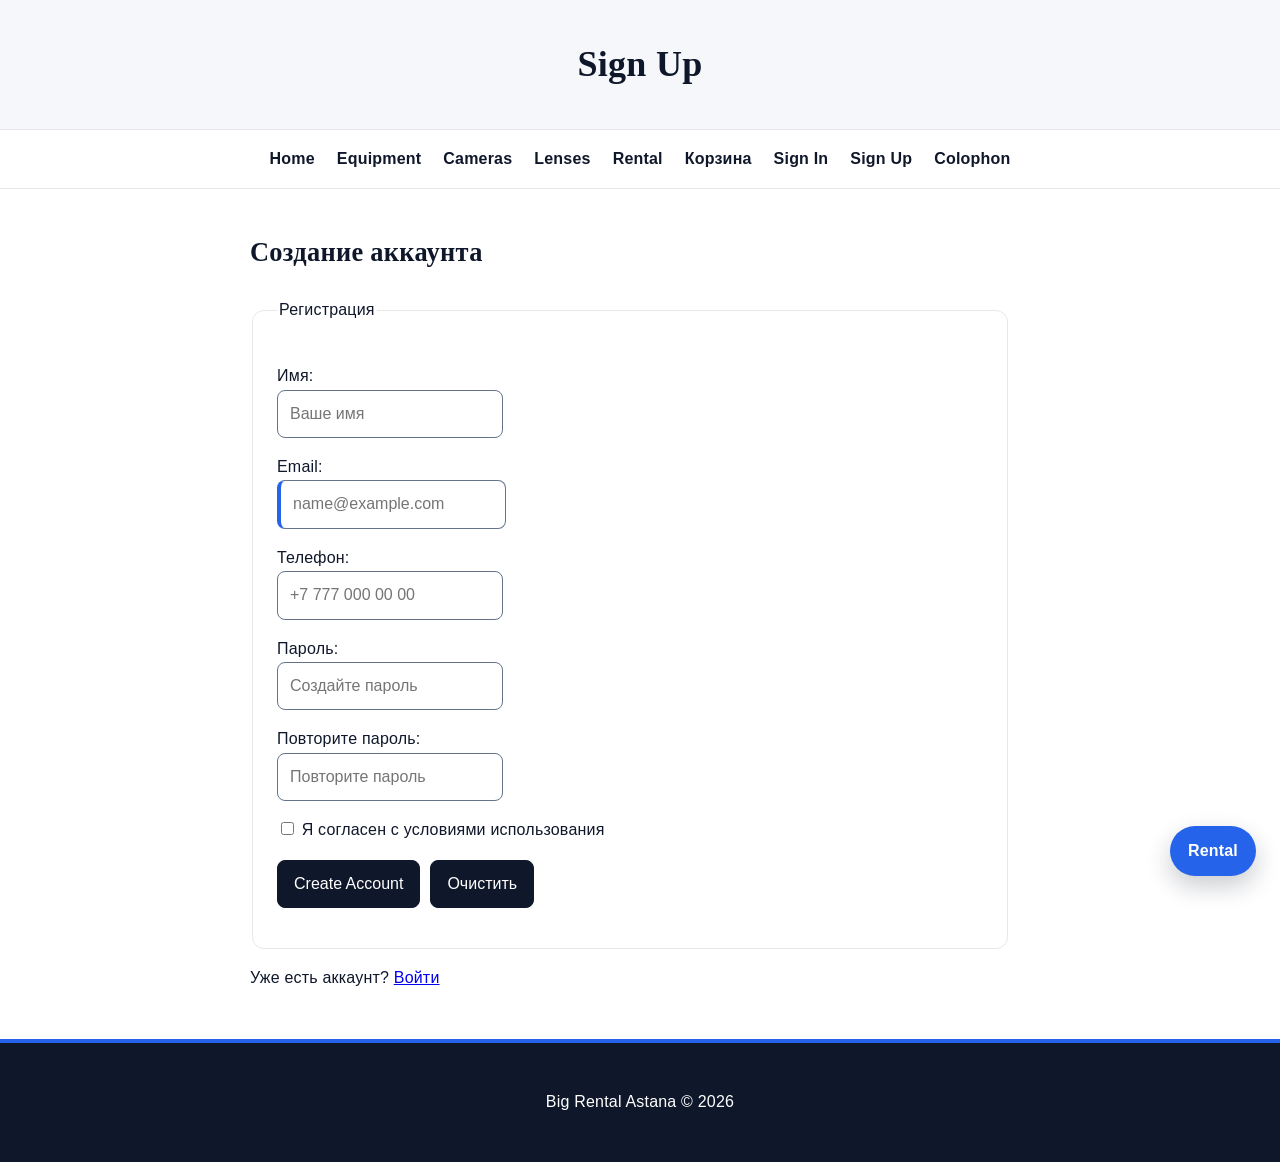
<file: signup.html>
<!DOCTYPE html>
<html lang="ru">

<head>
    <meta charset="UTF-8">
    <meta name="viewport" content="width=device-width, initial-scale=1.0">

    <meta name="description"
          content="Регистрация аккаунта Big Rental Astana">

    <meta name="author" content="Arnur Sadyrov SE-2532">

    <title>Sign Up | Big Rental Astana</title>

    <link rel="stylesheet" href="css/base.css">
    <link rel="stylesheet" href="css/arnur.css">
</head>

<body>

    <!-- Author: Arnur Sadyrov SE-2532 -->

    <header class="page-header">
        <h1>Sign Up</h1>
    </header>

    <nav class="site-nav">
        <ul>
            <li><a href="index.html">Home</a></li>
            <li><a href="equipment.html">Equipment</a></li>
            <li><a href="cameras.html">Cameras</a></li>
            <li><a href="lenses.html">Lenses</a></li>
            <li><a href="rental.html">Rental</a></li>
            <li><a href="cart.html">Корзина</a></li>
            <li><a href="login.html">Sign In</a></li>
            <li><a href="signup.html">Sign Up</a></li>
            <li><a href="colophon.html">Colophon</a></li>
        </ul>
    </nav>

    <main class="page-main">

        <section class="auth-section" id="signup-form">

            <!-- This id is unique because there is only one registration section on this page. -->

            <h2>Создание аккаунта</h2>

            <form method="post"
                  action="#"
                  class="auth-form">

                <!-- Registration is a demonstration because there is no backend/database yet. -->

                <fieldset class="auth-fieldset">

                    <legend>
                        Регистрация
                    </legend>

                    <p>
                        <label for="signup-name">
                            Имя:
                        </label><br>

                        <input
                            type="text"
                            id="signup-name"
                            name="name"
                            placeholder="Ваше имя"
                            required
                        >
                    </p>

                    <p>
                        <label for="signup-email">
                            Email:
                        </label><br>

                        <input
                            type="email"
                            id="signup-email"
                            name="email"
                            placeholder="name@example.com"
                            required
                        >
                    </p>

                    <p>
                        <label for="signup-phone">
                            Телефон:
                        </label><br>

                        <input
                            type="tel"
                            id="signup-phone"
                            name="phone"
                            placeholder="+7 777 000 00 00"
                            required
                        >
                    </p>

                    <p>
                        <label for="signup-password">
                            Пароль:
                        </label><br>

                        <input
                            type="password"
                            id="signup-password"
                            name="password"
                            placeholder="Создайте пароль"
                            required
                        >
                    </p>

                    <p>
                        <label for="signup-password-repeat">
                            Повторите пароль:
                        </label><br>

                        <input
                            type="password"
                            id="signup-password-repeat"
                            name="password-repeat"
                            placeholder="Повторите пароль"
                            required
                        >
                    </p>

                    <p>
                        <input
                            type="checkbox"
                            id="signup-agreement"
                            name="agreement"
                            required
                        >

                        <label for="signup-agreement">
                            Я согласен с условиями использования
                        </label>
                    </p>

                    <p class="action-row">

                        <button type="submit">
                            Create Account
                        </button>

                        <button type="reset">
                            Очистить
                        </button>

                    </p>

                </fieldset>

            </form>

            <p>
                Уже есть аккаунт?
                <a href="login.html">
                    Войти
                </a>
            </p>

        </section>

    </main>

    <a class="fixed-rental-link" href="rental.html">
        Rental
    </a>

    <footer class="site-footer">

        <p>
            Big Rental Astana &copy; 2026
        </p>

    </footer>

</body>

</html>
</file>
<file: css/base.css>
/*
Big Rental Astana palette:
#0f172a - deep navy for strong text and footer, matching a professional camera-rental feel
#ffffff - clean neutral background that keeps product content easy to read
#e5e7eb - light gray for borders and quiet surfaces
#2563eb - brand-like blue accent for links and actions
#64748b - muted slate for secondary information
*/

* {
    box-sizing: border-box;
}

body {
    margin: 0;
    background-color: #ffffff;
    color: #0f172a;
    font-family: Arial, Helvetica, sans-serif;
    font-size: 16px;
    font-weight: 400;
    line-height: 1.65;
    letter-spacing: 0.2px;
}

/* Grouping selector: gives all heading levels one deliberate display font. */
h1,
h2,
h3 {
    font-family: Georgia, "Times New Roman", serif;
    letter-spacing: 0.3px;
}

h1 {
    font-size: 2.25rem;
    font-weight: 700;
}

h2 {
    font-size: 1.65rem;
    font-weight: 700;
}

h3 {
    font-size: 1.15rem;
    font-weight: 700;
}

/* Centering technique 1:
   Flexbox is suitable because the header has one main item. */
.page-header {
    min-height: 130px;
    padding: 28px;
    display: flex;
    justify-content: center;
    align-items: center;
    text-align: center;
    background-color: rgb(245, 247, 250);
    border-bottom: 1px solid #e5e7eb;
}

.page-header h1 {
    margin: 0;
}

/* Child selector:
   matches only the ul that is a direct child of nav. */
.site-nav > ul {
    margin: 0;
    padding: 16px 24px;
    list-style: none;

    display: flex;
    flex-direction: row;
    flex-wrap: wrap;
    justify-content: center;
    align-items: center;
    gap: 22px;

    border-bottom: 1px solid #e5e7eb;
}

.site-nav a {
    color: #2563eb;
    text-decoration: none;
    font-weight: 700;
}

.site-nav a:hover {
    text-decoration: underline;
}

.site-nav a:focus {
    outline: 2px solid #2563eb;
    outline-offset: 4px;
}

/* :first-child matches the first navigation item only. */
.site-nav li:first-child a {
    text-decoration-thickness: 2px;
}

/* Centering technique 2:
   margin auto centers the fixed-width main content block. */
.page-main {
    width: 90%;
    max-width: 1180px;
    margin: 42px auto;
}

/* Descendant selector:
   matches paragraphs anywhere inside main. */
main p {
    max-width: 78ch;
}

/*
Margin-collapse note:
Without padding/border on .content-section, the first heading's top margin can
collapse with its parent. The section padding creates a clear spacing boundary.
*/
.content-section {
    margin: 0 0 34px;
    padding: 24px;
    border: 1px solid #e5e7eb;
    border-radius: 14px;
    background-color: #ffffff;
}

.content-section > h2 {
    margin-top: 0;
}

/* Adjacent sibling selector:
   matches the first paragraph immediately after an h2. */
h2 + p {
    margin-top: 8px;
}

/* Attribute selector:
   matches external links that open in a new tab. */
a[target="_blank"]::after {
    content: " ↗";
    font-size: 0.85em;
}

.site-footer {
    /*
    position: static keeps the footer in normal document flow
    after the page content.
    */
    position: static;

    margin-top: 48px;
    padding: 30px 24px;
    text-align: center;

    background-color: #0f172a;
    color: white;

    border-top: 4px solid #2563eb;
}

.site-footer a {
    color: white;
}

.fixed-rental-link {
    position: fixed;
    right: 24px;
    bottom: 24px;
    z-index: 20;

    padding: 12px 18px;
    border-radius: 999px;

    background-color: #2563eb;
    color: white;

    text-decoration: none;
    font-weight: 700;

    box-shadow: 0 10px 24px rgba(15, 23, 42, 0.22);
}

.fixed-rental-link:hover {
    text-decoration: underline;
}
</file>
<file: css/arnur.css>
/*
Arnur Sadyrov — personal stylesheet for Assignment 2.
base.css loads first; this file loads second, so equally specific rules here
can override base.css through normal cascade/load order.
*/

/* Cascade/load-order demonstration: this overrides the base navigation link color. */
.site-nav a {
    color: #0f172a;
}

/* Less-obvious selector: the > means only direct child articles of these grids. */
.product-grid > article {
    min-width: 0;
}

/*
Grid is better than Flexbox here because the catalog needs aligned rows AND columns.
repeat(), minmax(), fr units and gap make the card layout consistent.
*/
.product-grid {
    display: grid;
    grid-template-columns: repeat(3, minmax(220px, 1fr));
    gap: 22px;
}

/* The first featured product intentionally spans two columns. */
.product-grid .featured-card {
    grid-column: span 2;
}

.product-card {
    position: relative;
    padding: 20px;
    border: 1px solid #e5e7eb;
    border-radius: 14px;
    background-color: #ffffff;
    box-shadow: 0 8px 20px rgba(15, 23, 42, 0.07);
}

/* position: relative makes the card the containing block for the absolute badge. */

.product-card figure {
    margin: 0 0 14px;

    /* Centering technique 3:
       Grid is used because it easily centers the image and caption. */
    display: grid;
    place-items: center;
    gap: 8px;
}

.product-card img {
    display: block;
    max-width: 100%;
    height: auto;
    border-radius: 10px;
}

.product-card figcaption {
    color: #64748b;
    font-size: 0.9rem;
}

/* Absolute positioning places the badge inside the relative product card. */
.card-badge {
    position: absolute;
    top: 14px;
    right: 14px;
    padding: 5px 9px;
    border-radius: 999px;
    background-color: #2563eb;
    color: white;
    font-size: 0.75rem;
    font-weight: 700;
}

/*
Specificity experiment rule 1.
Specificity = 0-2-0 (.product-card + .featured-card).
This rule loses to the ID-based rule below.
*/
.product-card.featured-card {
    border-color: #2563eb;
}

/*
Specificity experiment rule 2.
Specificity = 1-1-0 (#camera-list + .featured-card).
This wins without !important because an ID is more specific than two classes.
*/
#camera-list .featured-card {
    border-color: #0f172a;
}

/* Camera and lens price tables share one reusable class. */
.price-table,
.cart-table {
    width: 100%;
    border-collapse: collapse;
    margin-top: 18px;
}

.price-table th,
.price-table td,
.cart-table th,
.cart-table td {
    padding: 12px 14px;
    border: 1px solid #e5e7eb;
    text-align: left;
}

.price-table thead,
.cart-table thead {
    background-color: rgb(245, 247, 250);
}

.price-table tbody tr:nth-child(2n),
.cart-table tbody tr:nth-child(2n) {
    background-color: rgba(229, 231, 235, 0.35);
}

/* Flexbox block #2:
   equipment categories can wrap and each item can grow or shrink. */
.equipment-categories {
    padding: 0;
    list-style: none;
    display: flex;
    flex-direction: row;
    flex-wrap: wrap;
    gap: 20px;
}

.equipment-categories > li {
    flex: 1 1 280px;
    padding: 18px;
    border: 1px solid #e5e7eb;
    border-radius: 12px;
}

/* Float demonstration:
   the image sits inside the opening paragraph. */
.about-float {
    float: left;
    width: 220px;
    margin: 0 22px 14px 0;
    border-radius: 12px;
}

/*
Without clear, this paragraph could continue wrapping beside the floated image.
clear moves it below the float.
*/
.clear-after-float {
    clear: both;
}

.contact-card {
    margin: 24px 0;
    padding: 22px;
    border-left: 5px solid #2563eb;
    background-color: rgb(245, 247, 250);
}

/* Form styling shared by rental, login and signup. */
.rental-form,
.auth-form {
    max-width: 760px;
}

.form-grid,
.auth-fieldset {
    padding: 24px;
    border: 1px solid #e5e7eb;
    border-radius: 12px;
}

/* Attribute selector:
   matches only inputs whose type is email. */
input[type="email"] {
    border-left: 4px solid #2563eb;
}

input,
select,
textarea,
button {
    font: inherit;
}

input,
select,
textarea {
    max-width: 100%;
    padding: 10px 12px;
    border: 1px solid #64748b;
    border-radius: 8px;
    background-color: #ffffff;
}

input:focus,
select:focus,
textarea:focus {
    outline: 2px solid #2563eb;
    outline-offset: 2px;
}

button {
    padding: 10px 16px;
    border: 1px solid #0f172a;
    border-radius: 8px;
    background-color: #0f172a;
    color: white;
    cursor: pointer;
}

button:hover {
    background-color: #2563eb;
}

.action-row {
    display: flex;
    flex-wrap: wrap;
    gap: 10px;
    align-items: center;
}

.auth-section,
.cart-section {
    max-width: 780px;
    margin: 0 auto;
}

.cart-note {
    color: #64748b;
}

.cart-total {
    text-align: right;
    font-size: 1.15rem;
}

/* Pseudo-element:
   adds a visual label without adding extra HTML text. */
.cart-total::before {
    content: "Total: ";
    color: #64748b;
    font-weight: 400;
}
</file>
